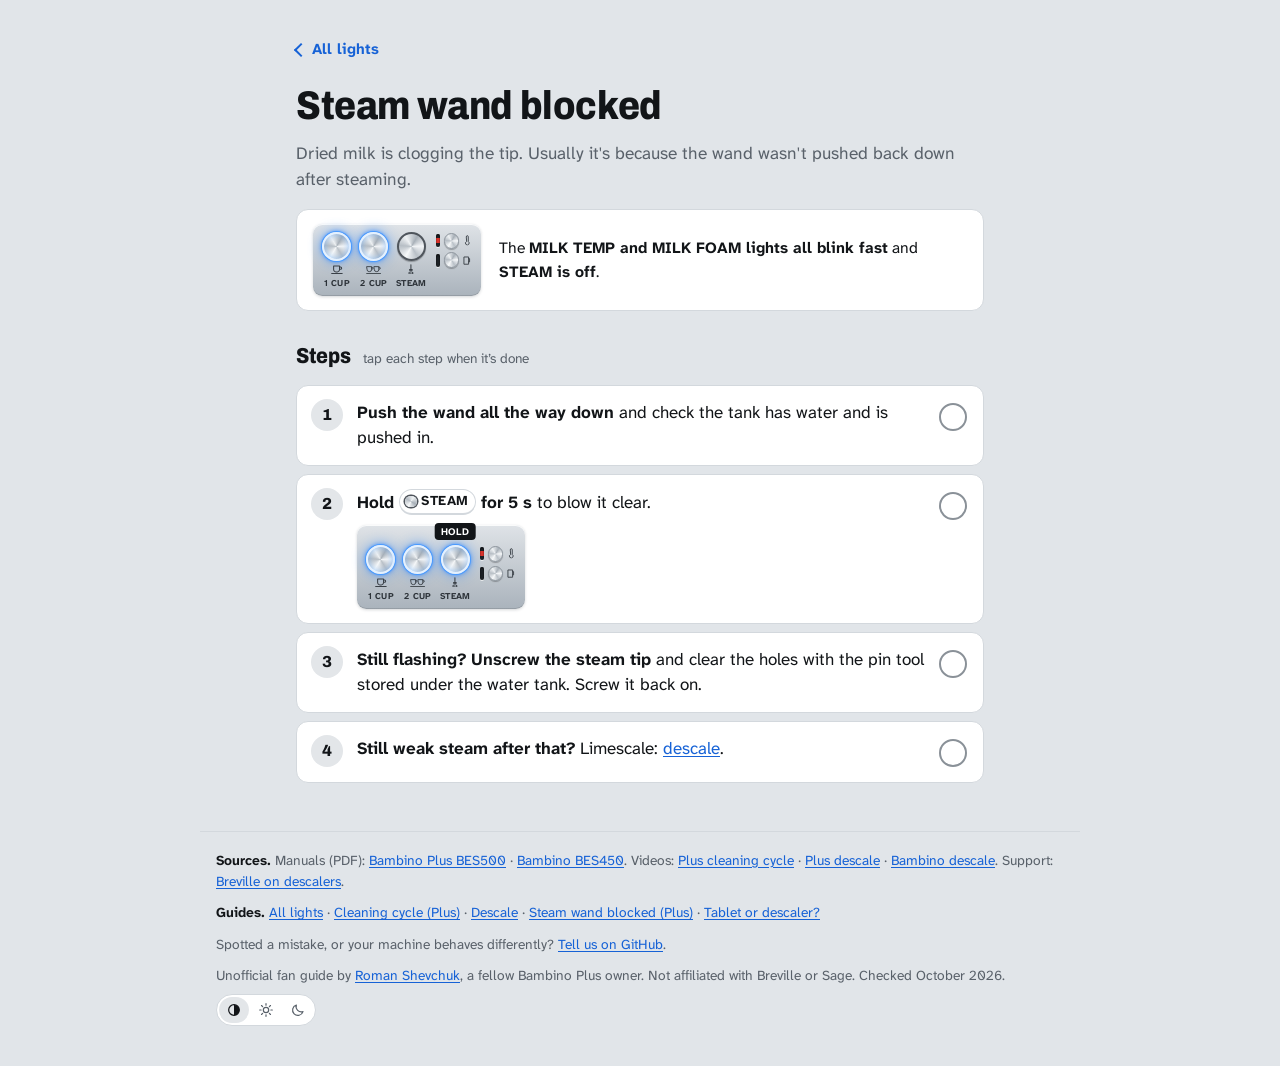
<file: steam/index.html>
<!doctype html>
<!-- Made from _index.html by tools/pages.py. Edit _index.html, then rerun. -->
<html lang="en">
<head>
<meta charset="utf-8">
<meta name="viewport" content="width=device-width,initial-scale=1,viewport-fit=cover">
<title>Bambino Plus steam wand blocked: milk lights flashing</title>
<meta name="description" content="MILK TEMP and MILK FOAM lights blinking and STEAM off on your Breville / Sage Bambino Plus? The steam wand tip is blocked. How to clear it, step by step.">
<meta name="google-site-verification" content="-h72uJDq6njJgvBrLeFH-0oUnSeMEeEKRYChMcymmK0">
<link rel="canonical" href="https://romanshevchuk.github.io/what-my-bambino-wants/steam/">
<meta property="og:title" content="Bambino Plus steam wand blocked: milk lights flashing">
<meta property="og:description" content="MILK TEMP and MILK FOAM lights blinking and STEAM off on your Breville / Sage Bambino Plus? The steam wand tip is blocked. How to clear it, step by step.">
<meta property="og:type" content="website">
<meta property="og:site_name" content="What does my Bambino want?">
<meta property="og:url" content="https://romanshevchuk.github.io/what-my-bambino-wants/steam/">
<meta property="og:image" content="https://romanshevchuk.github.io/what-my-bambino-wants/img/og.png">
<meta property="og:image:width" content="1200">
<meta property="og:image:height" content="630">
<meta property="og:image:alt" content="A Bambino Plus button panel with 1 CUP lit, next to the title What does my Bambino want?">
<meta name="twitter:card" content="summary_large_image">
<meta name="theme-color" content="#e1e5e9" media="(prefers-color-scheme: light)">
<meta name="theme-color" content="#0e1012" media="(prefers-color-scheme: dark)">
<link rel="icon" type="image/png" sizes="32x32" href="../img/favicon-32.png">
<link rel="icon" type="image/png" sizes="48x48" href="../img/favicon-48.png">
<link rel="apple-touch-icon" href="../img/apple-touch-icon.png">
<link rel="manifest" href="../manifest.webmanifest">
<script>try{var t=localStorage.getItem('bp-theme');if(t==='light'||t==='dark')document.documentElement.dataset.theme=t}catch(e){}</script>
<link rel="preconnect" href="https://fonts.googleapis.com">
<link rel="preconnect" href="https://fonts.gstatic.com" crossorigin>
<link rel="stylesheet" href="https://fonts.googleapis.com/css2?family=Archivo:wdth,wght@75..100,600..800&family=Atkinson+Hyperlegible+Next:ital,wght@0,400..700;1,400&display=swap">
<link rel="stylesheet" href="../css/styles.css">
<script data-goatcounter="https://rshevchuk.goatcounter.com/count" async src="https://gc.zgo.at/count.js"></script>
</head>
<body data-page="steam" data-model="plus" class="unpicked">

<svg width="0" height="0" style="position:absolute" aria-hidden="true">
  <defs>
    <symbol id="i-1" viewBox="0 0 24 16"><g fill="none" stroke="currentColor" stroke-width="1.6" stroke-linecap="round" stroke-linejoin="round"><path d="M7 3h9v5.5a3.5 3.5 0 0 1-3.5 3.5h-2A3.5 3.5 0 0 1 7 8.5z"/><path d="M16 4.5h1.4a1.8 1.8 0 0 1 0 3.6H16"/><path d="M4 14.5h16"/></g></symbol>
    <symbol id="i-2" viewBox="0 0 24 16"><g fill="none" stroke="currentColor" stroke-width="1.4" stroke-linecap="round" stroke-linejoin="round"><path d="M1.5 4h7v4.5a3 3 0 0 1-3 3h-1a3 3 0 0 1-3-3z"/><path d="M8.5 5h.8a1.4 1.4 0 0 1 0 2.8h-.8"/><path d="M12.5 4h7v4.5a3 3 0 0 1-3 3h-1a3 3 0 0 1-3-3z"/><path d="M19.5 5h.8a1.4 1.4 0 0 1 0 2.8h-.8"/><path d="M1 14.5h21"/></g></symbol>
    <symbol id="i-s" viewBox="0 0 24 16"><g fill="none" stroke="currentColor" stroke-width="1.6" stroke-linecap="round" stroke-linejoin="round"><path d="M12 1v7.5"/><path d="M10 8.5h4l-.6 2h-2.8z"/><path d="M9.6 12.6c-.8.8-.8 1.6 0 2.4M12 12.8v2.4M14.4 12.6c.8.8.8 1.6 0 2.4"/></g></symbol>
    <symbol id="i-w" viewBox="0 0 24 16"><g fill="none" stroke="currentColor" stroke-width="1.6" stroke-linecap="round" stroke-linejoin="round"><path d="M12 1.5c2.6 3.2 4.2 5.6 4.2 7.8a4.2 4.2 0 0 1-8.4 0c0-2.2 1.6-4.6 4.2-7.8z"/><path d="M4 14.5h16"/></g></symbol>
    <symbol id="i-t" viewBox="0 0 12 16"><g fill="none" stroke="currentColor" stroke-width="1.4" stroke-linecap="round"><path d="M5 2.5a1.5 1.5 0 0 1 3 0V10a2.8 2.8 0 1 1-3 0z"/></g></symbol>
    <symbol id="i-j" viewBox="0 0 12 16"><g fill="none" stroke="currentColor" stroke-width="1.4" stroke-linecap="round" stroke-linejoin="round"><path d="M2 3h6.5v11H2z"/><path d="M8.5 5.5h1.5v5H8.5"/></g></symbol>
    <symbol id="g-bowl" viewBox="0 0 24 24"><g fill="none" stroke="currentColor" stroke-width="1.8" stroke-linecap="round" stroke-linejoin="round"><path d="M5 6h14l-1.4 12.2A2 2 0 0 1 15.6 20H8.4a2 2 0 0 1-2-1.8z"/><path d="M6 11h12"/></g></symbol>
    <symbol id="g-towel" viewBox="0 0 24 24"><g fill="none" stroke="currentColor" stroke-width="1.8" stroke-linecap="round" stroke-linejoin="round"><path d="M6 4h12v14H6z"/><path d="M6 18v2h12v-2"/><path d="M6 13h12M6 15.5h12"/></g></symbol>
    <symbol id="g-cool" viewBox="0 0 24 24"><g fill="none" stroke="currentColor" stroke-width="1.8" stroke-linecap="round"><path d="M12 3v18M4.2 7.5l15.6 9M4.2 16.5l15.6-9"/><path d="M9.5 4.5L12 6l2.5-1.5M9.5 19.5L12 18l2.5 1.5"/></g></symbol>
  </defs>
</svg>

<main id="main">

<!-- ================= CLEANING CYCLE (Plus) ================= -->
<!-- ================= STEAM WAND BLOCKED (Plus) ================= -->
<section class="view" id="steam" data-only="plus">
  <a class="back" href="#home">All lights</a>
  <h1>Steam wand blocked</h1>
  <p class="sum">Dried milk is clogging the tip. Usually it's because the wand wasn't pushed back down after steaming.</p>
  <div class="signal">
    <div class="bp" data-m="plus" data-state="1:on,2:on,t:ff,f:ff" aria-hidden="true"></div>
    <p>The <b>MILK TEMP and MILK FOAM lights all blink fast</b> and <b>STEAM is off</b>.</p>
  </div>

  <h2>Steps <span class="prog" data-for="steam"></span></h2>
  <ol class="steps" data-key="steam">
    <li><b>Push the wand all the way down</b> and check the tank has water and is pushed in.</li>
    <li><b>Hold <kbd>STEAM</kbd> for 5 s</b> to blow it clear.
      <div class="bp" data-m="plus" data-state="1:on,2:on,s:on" data-press="s:HOLD"></div>
    </li>
    <li><b>Still flashing? Unscrew the steam tip</b> and clear the holes with the pin tool stored under the water tank. Screw it back on.</li>
    <li><b>Still weak steam after that?</b> Limescale: <a href="#descale">descale</a>.</li>
  </ol>
  <p class="fin" data-for="steam" hidden>Steam's back. Pushing the wand down after each use keeps it clear.</p>
</section>

</main>

<footer class="foot">
  <p><b>Sources.</b> Manuals (PDF): <a href="https://assets.breville.com/BES500/BES500_USCM_IB_X25_LR.pdf">Bambino Plus BES500</a> · <a href="https://assets.breville.com/BES450/BES450_USCM_IB_M26_LR.pdf">Bambino BES450</a>. Videos: <a href="https://www.sageappliances.com/inspiration/en-gb/tutorials/the-bambino-plus/cleaning-guides/how-to-perform-a-cleaning-cycle">Plus cleaning cycle</a> · <a href="https://www.sageappliances.com/inspiration/en-gb/tutorials/the-bambino-plus/cleaning-guides/how-to-perform-a-descale">Plus descale</a> · <a href="https://www.breville.com/en-us/my-products/producthub/bes450/cleaning-guides/how-to-perform-a-descale">Bambino descale</a>. Support: <a href="https://www.breville.com/en-us/support/article/ka0QU000002WDFVYA4">Breville on descalers</a>.</p>
  <p><b>Guides.</b> <a href="../">All lights</a> · <a href="../clean/">Cleaning cycle (Plus)</a> · <a href="../descale/">Descale</a> · <a href="../steam/">Steam wand blocked (Plus)</a> · <a href="../supplies/">Tablet or descaler?</a></p>
  <p>Spotted a mistake, or your machine behaves differently? <a href="https://github.com/romanshevchuk/what-my-bambino-wants/issues">Tell us on GitHub</a>.</p>
  <div class="foot-end"><p>Unofficial fan guide by <a href="https://github.com/romanshevchuk">Roman Shevchuk</a>, a fellow Bambino Plus owner. Not affiliated with Breville or Sage. Checked October 2026.</p>
    <div class="theme" role="group" aria-label="Colours">
      <button type="button" data-theme-set="system" aria-label="Match my device" title="Match my device"><svg viewBox="0 0 24 24"><circle cx="12" cy="12" r="8"/><path d="M12 4a8 8 0 0 1 0 16z" fill="currentColor" stroke="none"/></svg></button>
      <button type="button" data-theme-set="light" aria-label="Light" title="Light"><svg viewBox="0 0 24 24"><circle cx="12" cy="12" r="4"/><path d="M12 2.5v2.2M12 19.3v2.2M2.5 12h2.2M19.3 12h2.2M5.3 5.3l1.6 1.6M17.1 17.1l1.6 1.6M5.3 18.7l1.6-1.6M17.1 6.9l1.6-1.6"/></svg></button>
      <button type="button" data-theme-set="dark" aria-label="Dark" title="Dark"><svg viewBox="0 0 24 24"><path d="M19.5 14.5A8 8 0 0 1 9.5 4.5a8 8 0 1 0 10 10z"/></svg></button>
    </div>
  </div>
</footer>

<script src="../js/app.js"></script>
</body>
</html>
</file>
<file: css/styles.css>
/* Single purpose: match the flashing lights on home, each fix is its own hash view (#clean, #descale, #steam, #supplies). */
:root{
  color-scheme:light;
  --bg:#e1e5e9;
  --surface:#ffffff;
  --sunk:#e3e6e9;
  --fg:#121518;
  --muted:#59616a;
  --line:#d3d8dd;
  --accent:#1662d6;
  --accent-soft:#e2ecfb;
  --stop:#c22e20;
  --stop-soft:#fbe6e3;
  --soon:#8a6200;
  --soon-soft:#fbf1d6;
  --ok:#1e7646;
  --ok-soft:#e4f3ea;
  --pic:linear-gradient(180deg,#f2f4f6 0%,var(--surface) 100%);
  --pic-fg:#121518;
  --steel-hi:#dfe3e7;
  --steel-lo:#aab3bc;
  --bezel:#4f555c;
  --icon:#3a4047;
  --glow:#e4f1ff;
  --unlit:0 1px 1px rgba(0,0,0,.28);
  --font-body:"Atkinson Hyperlegible Next","Atkinson Hyperlegible",system-ui,-apple-system,"Segoe UI",sans-serif;
  --font-head:"Archivo","Arial Narrow",system-ui,sans-serif;
}
@media (prefers-color-scheme: dark){
  :root:not([data-theme="light"]){
    color-scheme:dark;
    --bg:#0e1012;--surface:#181b1f;--sunk:#22262b;--fg:#eceff2;--muted:#9ba4ad;--line:#2d3237;
    --accent:#6ea8ff;--accent-soft:#14223a;--stop:#ff8b7c;--stop-soft:#3a1a16;--soon:#f0c35a;--soon-soft:#2c2410;--ok:#62c992;--ok-soft:#14281d;--pic:linear-gradient(180deg,#2a2f35 0%,#20242a 55%,var(--surface) 100%);--pic-fg:#eceff2;
  }
}
:root[data-theme="dark"]{
  color-scheme:dark;
  --bg:#0e1012;--surface:#181b1f;--sunk:#22262b;--fg:#eceff2;--muted:#9ba4ad;--line:#2d3237;
  --accent:#6ea8ff;--accent-soft:#14223a;--stop:#ff8b7c;--stop-soft:#3a1a16;--soon:#f0c35a;--soon-soft:#2c2410;--ok:#62c992;--ok-soft:#14281d;--pic:linear-gradient(180deg,#2a2f35 0%,#20242a 55%,var(--surface) 100%);--pic-fg:#eceff2;
}

*{box-sizing:border-box}
html{scroll-padding-top:12px;-webkit-text-size-adjust:100%}
body{margin:0;background:var(--bg);color:var(--fg);font-family:var(--font-body);font-size:17px;line-height:1.55;overflow-x:hidden}
h1,h2,h3{font-family:var(--font-head);font-stretch:87.5%;font-weight:800;line-height:1.1;margin:0;text-wrap:balance}
h1{font-size:clamp(1.9rem,6.5vw,2.5rem);letter-spacing:-.01em}
h2{font-size:1.35rem}
h3{font-size:1.25rem}
p{margin:0}
a{color:var(--accent);text-underline-offset:2px}
:focus-visible{outline:3px solid var(--accent);outline-offset:2px}
[hidden]{display:none!important}
.hint{font-size:.92rem;color:var(--muted)}
.gi{width:24px;height:24px;flex:none}

/* Model-specific content */
body[data-model="plus"] [data-only="bambino"],
body[data-model="bambino"] [data-only="plus"]{display:none!important}

/* Machine switch: the name in the home heading opens a two-option panel */
.mm{position:relative}
.mm-btn{font:inherit;letter-spacing:inherit;color:var(--accent);background:none;border:0;margin:0 -.08em;padding:0 .08em;border-radius:6px;cursor:pointer;
  text-decoration:underline;text-decoration-thickness:3px;text-underline-offset:.12em;white-space:nowrap}
/* a slightly bigger chevron than a plain link would have, so the name reads as a switch */
.mm-btn::after{content:"";display:inline-block;width:.3em;height:.3em;margin:0 .1em 0 .22em;vertical-align:.17em;
  border-right:.1em solid currentColor;border-bottom:.1em solid currentColor;transform:rotate(45deg);transition:transform .15s}
.mm-btn[aria-expanded="true"]::after{transform:rotate(-135deg);vertical-align:.02em}
.mm-btn:hover,.mm-btn[aria-expanded="true"]{background:var(--accent-soft)}
.mm-menu{position:absolute;z-index:20;top:calc(100% + 8px);left:0;right:0;max-width:520px;
  display:grid;grid-template-columns:repeat(2,minmax(0,1fr));gap:8px;padding:8px;
  background:var(--surface);border:1px solid color-mix(in srgb,var(--line) 60%,var(--muted));border-radius:12px;
  box-shadow:0 2px 6px rgba(15,20,25,.08),0 24px 60px -12px rgba(15,20,25,.38)}
.mm-opt{min-width:0;font:inherit;color:inherit;text-align:left;cursor:pointer;background:none;border:2px solid transparent;border-radius:8px;padding:10px;display:flex;flex-direction:column;gap:2px}
.mm-opt:hover{background:var(--sunk)}
.mm-opt[aria-pressed="true"]{border-color:var(--accent);background:var(--accent-soft)}
.mm-opt .bp{--s:.5;align-self:flex-start;margin-bottom:8px}
.mm-opt b{font-family:var(--font-head);font-stretch:87.5%;font-size:1.1rem}
.mm-opt>span:last-child{font-size:.85rem;color:var(--muted);line-height:1.35}
.mm-note{grid-column:1/-1;font-size:.82rem;color:var(--muted);padding:2px 10px 4px}
@media (max-width:420px){.mm-opt .bp{--s:.4}}

/* ===== Page ===== */
main,.foot{max-width:880px;margin:0 auto;padding-left:max(16px,env(safe-area-inset-left));padding-right:max(16px,env(safe-area-inset-right))}
.view{display:flex;flex-direction:column;gap:16px;padding:32px 0 8px}
.view>h2{margin-top:18px}
/* Home gets the wide grid; step pages stay at a comfortable reading width */
.view:not(#home){width:100%;max-width:688px;margin:0 auto}
body:has(#home[hidden]) .foot{max-width:720px}
.sum{font-size:1.08rem;color:var(--muted);max-width:60ch;margin-top:-4px}

/* Back link */
.back{align-self:flex-start;font-weight:700;text-decoration:none;font-size:.95rem;display:inline-flex;align-items:center;gap:6px;padding:6px 0}
.back::before{content:"";width:8px;height:8px;border-left:2.5px solid currentColor;border-bottom:2.5px solid currentColor;transform:rotate(45deg)}

/* First-visit hint under the heading: says which machine is shown, gone once the visitor picks or confirms */
.mm-hint{margin-top:-12px;font-size:.95rem;color:var(--muted)} /* sits close under the intro line, against .view's gap */
body:not(.unpicked) .mm-hint{display:none}
.mm-hint button{font:inherit;font-weight:700;color:var(--accent);background:none;border:0;padding:0;cursor:pointer;text-decoration:underline;text-underline-offset:2px}
.mm-hint .mm-ok{margin-left:.4em;padding:0 .3em;font-size:1.15em;line-height:1;font-weight:400;color:var(--muted);text-decoration:none}

/* ===== Light cards ===== */
.lights{display:grid;grid-template-columns:minmax(0,1fr);gap:16px}
@media (min-width:640px){.lights{gap:20px}}
@media (min-width:640px){.lights{grid-template-columns:repeat(2,minmax(0,1fr))}}
.lc{background:var(--surface);border:1px solid var(--line);border-radius:14px;
  display:grid;grid-row:span 2;grid-template-rows:subgrid;row-gap:0;
  box-shadow:0 1px 2px rgba(15,20,25,.06),0 8px 24px -12px rgba(15,20,25,.2)}
/* The panel drawing and its caption are how people find their card, so they lead */
.lc-pic{border-radius:13px 13px 0 0;background:var(--pic);padding:18px 12px 10px;display:flex;flex-direction:column;align-items:center;gap:12px}
/* Urgency tag (added by app.js): a quiet label above the title */
.lc-head{display:flex;align-items:flex-start;justify-content:space-between;gap:10px}
/* Archivo is condensed, so card titles need a bit more size to stand above the body text */
.lc h3{font-size:1.4rem}
.urg{flex:none;margin-top:1px;padding:2px 10px;border-radius:999px;font-size:.82rem;font-weight:600;line-height:1.4;letter-spacing:.01em;
  box-shadow:inset 0 0 0 1px color-mix(in srgb,currentColor 28%,transparent)}
/* "Quick fix" stays blue, not red: red reads as an alarm and these are ten-second fixes */
.lc[data-urg="now"] .urg{background:var(--accent-soft);color:var(--accent)}
.lc[data-urg="soon"] .urg{background:var(--soon-soft);color:var(--soon)}
.lc[data-urg="fine"] .urg{background:var(--ok-soft);color:var(--ok)}
.lc-pic .bp{--s:1.1}
.lc .seen{font-size:1rem;font-weight:500;color:var(--pic-fg);line-height:1.35;text-align:center;max-width:30ch}
.lc .seen b{font-weight:700}
.lc-body{padding:16px 18px 18px;display:flex;flex-direction:column;gap:8px;flex:1}
.lc .ok{color:var(--ok)}
.lc-body>p{font-size:.96rem;line-height:1.5}
.lc .keep{color:var(--fg)}
.lc .keep b{color:var(--ok)}
/* small check before the reassurance: a cue, not another coloured block competing with the button */
.lc .keep b::before{content:"";display:inline-block;width:1.05em;height:1.05em;margin-right:.35em;vertical-align:-.17em;border-radius:50%;
  background:var(--ok) url("data:image/svg+xml,%3Csvg xmlns='http://www.w3.org/2000/svg' viewBox='0 0 24 24'%3E%3Cpath d='M6.5 12.5l3.5 3.5 7.5-8' fill='none' stroke='white' stroke-width='3' stroke-linecap='round' stroke-linejoin='round'/%3E%3C/svg%3E") center/72% no-repeat}
.lc .aside{font-size:.92rem;color:var(--muted);line-height:1.45}
.lc .last{font-size:.85rem;color:var(--muted);margin-top:-6px}
.lc .need-line{display:flex;align-items:center;gap:12px;margin-top:auto;padding-top:4px}
.nl{display:flex;flex-direction:column;line-height:1.3}
.nl>span{font-size:.8rem;color:var(--muted)}
.nl>b{font-size:.93rem;font-weight:600}
/* Product thumbnail: tap or hover for the big picture */
.thumb{position:relative;flex:none;width:84px;height:56px;padding:4px;cursor:zoom-in;font:inherit;
  display:flex;flex-direction:column;align-items:center;justify-content:center;gap:3px;
  background:#fff;border:1px solid var(--line);border-radius:8px}
.thumb:hover{border-color:var(--accent)}
.thumb>img{max-width:100%;max-height:100%;min-height:0;object-fit:contain}
.thumb>img+img{max-height:12px}
/* Phones: panel and caption side by side, so six cards don't take three screens */
@media (max-width:639px){
  .lc-pic{flex-direction:row;justify-content:center;padding:12px;gap:14px}
  .lc-pic .bp{--s:.72;flex:none}
  .lc .seen{text-align:left;font-size:.95rem}
  .lc-body{padding:14px 16px 16px}
}
@media (max-width:380px){.lc-pic .bp{--s:.6}}
/* Main action = filled button, fallback = outlined; pinned to the card bottom so rows line up */
.go{margin-top:auto;display:flex;align-items:center;justify-content:center;gap:8px;min-height:48px;padding:10px 16px;border-radius:8px;
  background:var(--accent);border:2px solid var(--accent);color:var(--surface);font-weight:700;text-decoration:none}
.go{flex-wrap:wrap;column-gap:6px;row-gap:0;text-align:center}
.go .dur{font-weight:400;opacity:.85;white-space:nowrap}
.go::after{content:"";width:7px;height:7px;border-right:2.5px solid currentColor;border-top:2.5px solid currentColor;transform:rotate(45deg)}
.go:hover{background:color-mix(in srgb,var(--accent) 85%,var(--fg));border-color:color-mix(in srgb,var(--accent) 85%,var(--fg))}
.go.alt{background:none;color:var(--accent)}
.lc .need-line+.go{margin-top:0}
.go.alt:hover{background:var(--accent-soft)}

/* Big picture popup, built by app.js from the images inside any .zoom */
.zoom{position:relative;cursor:zoom-in}
.pop{position:absolute;z-index:30;left:calc(-4px + var(--dx,0px));bottom:calc(100% + 10px);width:min(320px,calc(100vw - 40px));
  display:flex;flex-direction:column;gap:6px;padding:14px;background:#fff;color:#121518;border-radius:12px;
  box-shadow:0 0 0 1px rgba(15,20,25,.08),0 14px 40px rgba(15,20,25,.28);
  font-size:.85rem;font-weight:700;line-height:1.3;text-align:left;
  opacity:0;visibility:hidden;transform:translateY(6px) scale(.97);transform-origin:20px 100%;transition:opacity .15s,transform .15s,visibility 0s .15s;pointer-events:none}
.pop::after{content:"";position:absolute;left:calc(30px - var(--dx,0px));top:100%;border:8px solid transparent;border-top-color:#fff}
.zoom>.pop img{display:block;width:100%;height:auto;max-width:none;max-height:170px;object-fit:contain;margin-top:4px}
.zoom.below>.pop{bottom:auto;top:calc(100% + 10px);transform-origin:20px 0}
.zoom.below>.pop::after{top:auto;bottom:100%;border-top-color:transparent;border-bottom-color:#fff}
.pop img:first-child{margin-top:0}
.pop img+span,.pop span{color:#59616a;font-weight:400}
/* hover opens after a short pause, so passing over a picture doesn't flash it; off while the pointer hasn't moved since a view change */
@media (hover:hover){.zoom:hover>.pop{opacity:1;visibility:visible;transform:none;transition:opacity .15s .25s,transform .15s .25s,visibility 0s .25s}
  body.still .zoom:not(.open):hover>.pop{opacity:0;visibility:hidden;transform:translateY(6px) scale(.97)}}
.zoom.open>.pop,.zoom:focus-visible>.pop{opacity:1;visibility:visible;transform:none;transition:opacity .15s,transform .15s}

/* Link to the tablet vs descaler page */
.supplies-link{display:grid;grid-template-columns:minmax(0,1fr) auto;column-gap:12px;align-items:center;padding:12px 16px;min-height:56px;
  background:var(--surface);border:1px solid var(--line);border-radius:12px;text-decoration:none;color:var(--fg)}
.supplies-link::after{content:"";grid-row:1/3;grid-column:2;width:8px;height:8px;border-right:2.5px solid var(--muted);border-top:2.5px solid var(--muted);transform:rotate(45deg)}
.supplies-link:hover{border-color:var(--accent)}
.supplies-link span{font-size:.88rem;color:var(--muted)}

/* ===== Topic views ===== */
.signal{display:flex;flex-wrap:wrap;align-items:center;gap:12px 18px;background:var(--surface);border:1px solid var(--line);border-radius:12px;padding:14px 16px}
.signal .bp{--s:.66}
.signal>div:not(.bp){flex:1 1 220px;display:flex;flex-direction:column;gap:4px}
.signal p{font-size:.98rem;text-wrap:pretty}
.signal>p{flex:1 1 220px}
.signal .aside{font-size:.88rem;color:var(--muted)}

/* "You need" */
.need{display:grid;grid-template-columns:repeat(auto-fit,minmax(150px,1fr));gap:10px}
.need.one{grid-template-columns:minmax(0,240px)}
.need.four{grid-template-columns:repeat(4,minmax(0,1fr))}
@media (max-width:700px) and (min-width:561px){.need.four{grid-template-columns:repeat(2,minmax(0,1fr))}}
.need figure{margin:0;background:var(--surface);border:1px solid var(--line);border-radius:12px;display:flex;flex-direction:column;min-width:0}
.need .ph{border-radius:11px 11px 0 0;background:#fff;height:104px;display:flex;flex-direction:column;align-items:center;justify-content:center;gap:6px;padding:10px;border-bottom:1px solid var(--line)}
/* icon tiles sit on white like the photo tiles, so the row reads as one set */
.need .ph.ic{background:var(--surface);color:color-mix(in srgb,var(--muted) 75%,var(--surface))}
.need .ph.ic .gi{width:52px;height:52px}
.need img,.vs img{max-width:100%;max-height:72px;object-fit:contain}
.need img.strip,.vs img.strip{max-height:18px}
.need figcaption{padding:10px 12px;display:flex;flex-direction:column;gap:2px;font-size:.95rem;line-height:1.35}
.need figcaption span{font-size:.85rem;color:var(--muted)}
@media (max-width:560px){
  .need,.need.one,.need.four{grid-template-columns:minmax(0,1fr)}
  .need figure{flex-direction:row}
  .need .ph{border-radius:11px 0 0 11px;width:104px;flex:none;height:auto;min-height:80px;border-bottom:0;border-right:1px solid var(--line)}
  .need img{max-height:56px}
  .need figcaption{justify-content:center}
}

/* Tablet vs descaler */
.vs{display:grid;grid-template-columns:repeat(2,minmax(0,1fr));gap:10px}
body[data-model="bambino"] .vs{grid-template-columns:minmax(0,1fr)}
@media (max-width:560px){.vs{grid-template-columns:minmax(0,1fr)}}
.vs-col{background:var(--surface);border:1px solid var(--line);border-radius:12px;display:flex;flex-direction:column}
.vs-ph{border-radius:11px 11px 0 0;background:#fff;height:120px;display:flex;flex-direction:column;align-items:center;justify-content:center;gap:6px;padding:12px;border-bottom:1px solid var(--line)}
.vs h2{padding:14px 16px 0}
.vs dl{margin:0;padding:8px 16px 16px;display:grid;grid-template-columns:auto minmax(0,1fr);gap:6px 14px;font-size:.95rem;line-height:1.4}
.vs dt{font-weight:700;color:var(--muted);font-size:.85rem;padding-top:1px}
.vs dd{margin:0}

/* Notes */
.note{border-left:4px solid var(--accent);background:var(--accent-soft);padding:10px 14px;border-radius:0 6px 6px 0;font-size:.96rem}
.note.warn{border-color:var(--stop);background:var(--stop-soft)}
.note.warn b{color:var(--stop)}

/* Steps */
.prog{font-family:var(--font-body);font-size:.85rem;font-weight:400;color:var(--muted);margin-left:8px;white-space:nowrap}
.prog button{font:inherit;color:var(--accent);background:none;border:0;padding:0;cursor:pointer;text-decoration:underline}
ol.steps{list-style:none;margin:0;padding:0;counter-reset:s;display:flex;flex-direction:column;gap:8px}
ol.steps>li{counter-increment:s;position:relative;min-width:0;cursor:pointer;-webkit-tap-highlight-color:transparent;
  padding:14px 56px 14px 60px;line-height:1.5;min-height:62px;background:var(--surface);border:1px solid var(--line);border-radius:12px;transition:border-color .15s,background .15s}
ol.steps>li::before{content:counter(s);position:absolute;left:14px;top:13px;width:32px;height:32px;border-radius:50%;
  background:var(--sunk);color:var(--fg);font-family:var(--font-head);font-weight:800;font-size:1rem;display:grid;place-items:center}
ol.steps>li::after{content:"";position:absolute;right:16px;top:17px;width:24px;height:24px;border-radius:50%;
  border:2px solid color-mix(in srgb,var(--line) 40%,var(--muted));background:var(--surface) center/16px no-repeat}
ol.steps>li:hover{border-color:color-mix(in srgb,var(--line) 50%,var(--muted))}
ol.steps>li:hover::after{border-color:var(--ok)}
ol.steps>li.next{border-color:var(--accent);box-shadow:0 0 0 1px var(--accent)}
ol.steps>li.next::before{background:var(--accent);color:var(--surface)}
ol.steps>li.done{color:var(--muted);background:color-mix(in srgb,var(--sunk) 35%,var(--surface))}
ol.steps>li.done::before{opacity:.55}
ol.steps>li.done::after{border-color:var(--ok);background-color:var(--ok);background-image:url("data:image/svg+xml,%3Csvg xmlns='http://www.w3.org/2000/svg' viewBox='0 0 24 24'%3E%3Cpath d='M6 12.5l4 4 8-9' fill='none' stroke='white' stroke-width='3' stroke-linecap='round' stroke-linejoin='round'/%3E%3C/svg%3E")}
ol.steps .bp{--s:.66;margin-top:10px;display:flex;width:fit-content}
/* Photos inside a step: the handle filled layer by layer, a tank close-up */
.layers{display:grid;grid-template-columns:repeat(3,minmax(0,1fr));gap:8px;margin:12px 0 2px;cursor:default}
.layers figure{margin:0;display:flex;flex-direction:column;gap:4px}
.layers img{display:block;width:100%;aspect-ratio:3/2;object-fit:cover;border-radius:8px;background:var(--sunk)}
.layers figcaption{font-size:.82rem;font-weight:700;color:var(--muted)}
.layers{position:relative}
.layers .zoom{position:static}
.layers .pop{left:0;right:0;width:auto;max-width:480px;margin:0 auto}
.layers .pop::after{display:none}
.layers .zoom>.pop img{max-height:295px}
@media (hover:hover){.zoom.tap:hover>.pop{opacity:0;visibility:hidden}.zoom.tap.open>.pop{opacity:1;visibility:visible}}
.step-ph{display:block;height:200px;width:auto;margin-top:12px;border-radius:8px;cursor:default}
.tip{margin-top:8px;font-size:.92rem;color:var(--muted)}
.tip b{color:var(--fg)}
/* Phones: slimmer gutters, and photos use the full card width */
@media (max-width:560px){
  ol.steps>li{padding:13px 46px 13px 50px}
  ol.steps>li::before{left:11px;top:12px;width:28px;height:28px;font-size:.92rem}
  ol.steps>li::after{right:12px;top:14px}
  .layers{margin-left:-38px;margin-right:-34px}
}
figure.baskets{margin:0}
/* .big: a wide photo opens as a centred overlay instead of a small popup */
.zoom.big>.pop{position:fixed;left:50%;top:50%;bottom:auto;width:min(900px,calc(100vw - 32px));transform:translate(-50%,-48%) scale(.98);
  box-shadow:0 0 0 100vmax rgba(10,14,18,.55),0 20px 60px rgba(0,0,0,.4)}
.zoom.big>.pop::after{display:none}
.zoom.big>.pop img{max-height:70vh}
.zoom.big.open>.pop{transform:translate(-50%,-50%)}
figure.baskets img{display:block;width:100%;height:auto;border-radius:8px}
figure.baskets figcaption{display:grid;grid-template-columns:repeat(4,minmax(0,1fr));gap:4px;margin-top:6px;font-size:.8rem;color:var(--muted);text-align:center;line-height:1.3}
figure.baskets .pick{color:var(--ok);font-weight:700}
/* Under "Steps": how much of it is really you; and a friendly finish once all are ticked */
.lede{color:var(--muted);font-size:.95rem;margin-top:-8px}
.fin{background:var(--ok-soft);color:var(--ok);font-weight:700;text-align:center;padding:12px 16px;border-radius:12px}
.fin span{display:block;margin-top:2px;font-weight:400;color:var(--fg);font-size:.94rem}
.aw{display:none}
body.awake .aw{display:inline}
.signal .last{font-size:.85rem;color:var(--muted)}

/* Questions: one quiet list after the steps, so the page doesn't look like twice the work */
.faq{margin-top:18px;background:var(--surface);border:1px solid var(--line);border-radius:12px;overflow:hidden}
.faq>h2{font-family:var(--font-body);font-size:.82rem;font-weight:700;color:var(--muted);letter-spacing:.02em;padding:12px 16px 6px}
.faq details{background:none;border:0;border-radius:0;border-top:1px solid var(--line)}
.faq summary{font-weight:400;font-size:.96rem;min-height:46px;padding:10px 16px}
.faq details[open]>summary{font-weight:700}
.faq .hit{animation-name:hit-in}
@keyframes hit-in{0%,55%{box-shadow:inset 3px 0 0 var(--accent);background:var(--accent-soft)}100%{box-shadow:inset 3px 0 0 transparent}}

/* Linked-to target: brief highlight so the eye finds it */
.hit{animation:hit 2.6s ease-out}
@keyframes hit{0%,55%{box-shadow:0 0 0 3px var(--accent);background:var(--accent-soft)}100%{box-shadow:0 0 0 3px transparent}}

/* Owner knowledge in running text: dotted underline, the caveat shows on hover or tap */
.tq{position:relative;cursor:help;padding-bottom:1px;
  background:linear-gradient(90deg,color-mix(in srgb,currentColor 55%,transparent) 55%,transparent 0) left bottom/5px 1.5px repeat-x}
.tq::after{content:attr(data-tip);position:absolute;z-index:30;left:-6px;bottom:calc(100% + 8px);transform:translateX(var(--tx,0px));
  width:max-content;max-width:min(250px,70vw);padding:8px 11px;border-radius:8px;background:#121518;color:#fff;
  font-size:.8rem;font-weight:400;line-height:1.4;text-align:left;white-space:normal;box-shadow:0 8px 24px rgba(0,0,0,.25);
  opacity:0;visibility:hidden;transition:opacity .15s,visibility 0s .15s;pointer-events:none}
.tq:hover::after,.tq:focus::after{opacity:1;visibility:visible;transition:opacity .15s}

/* Buttons named in text look like the machine's round buttons */
kbd{font-family:var(--font-body);font-size:.8em;font-weight:700;letter-spacing:.03em;white-space:nowrap;color:var(--fg);
  display:inline-flex;align-items:center;gap:.35em;vertical-align:.06em;
  padding:.1em .5em .1em .38em;border-radius:999px;background:var(--surface);border:1px solid var(--line);border-bottom-width:2px}
kbd::before{content:"";width:.85em;height:.85em;border-radius:50%;flex:none;
  background:conic-gradient(from 210deg,#f6f8f9,#b7bec5 25%,#eef1f3 50%,#a8b0b8 75%,#f6f8f9);box-shadow:0 0 0 1.5px var(--bezel)}

/* Details */
details{background:var(--surface);border:1px solid var(--line);border-radius:12px}
summary{cursor:pointer;font-weight:700;padding:12px 16px;list-style:none;display:flex;align-items:center;gap:12px;min-height:50px;line-height:1.35}
summary::-webkit-details-marker{display:none}
summary::after{content:"";margin-left:auto;flex:none;width:9px;height:9px;border-right:2.5px solid var(--muted);border-bottom:2.5px solid var(--muted);transform:rotate(45deg) translate(-2px,-2px)}
details[open]>summary::after{transform:rotate(-135deg) translate(-2px,-2px)}
details .body{padding:0 16px 14px;display:flex;flex-direction:column;gap:8px;font-size:.98rem}
details .body ul,details .body ol{margin:0;padding-left:1.3rem;display:flex;flex-direction:column;gap:4px}
/* Footer */
.foot{margin-top:40px;padding-top:18px;padding-bottom:40px;border-top:1px solid var(--line);font-size:.86rem;color:var(--muted);display:flex;flex-direction:column;gap:10px}
.foot b{color:var(--fg)}
.foot-end{display:flex;flex-wrap:wrap;align-items:center;justify-content:space-between;gap:8px 16px}
.theme{display:inline-flex;gap:2px;padding:2px;border:1px solid var(--line);border-radius:999px;background:var(--surface)}
.theme button{width:30px;height:26px;padding:0;border:0;border-radius:999px;background:none;color:var(--muted);cursor:pointer;display:grid;place-items:center}
.theme button:hover{color:var(--fg)}
.theme button[aria-pressed="true"]{background:var(--sunk);color:var(--fg)}
.theme svg{width:16px;height:16px;fill:none;stroke:currentColor;stroke-width:1.8;stroke-linecap:round;stroke-linejoin:round}

/* ===== Machine control panel drawing ===== */
.bp{
  --s:1;
  display:inline-flex;align-items:flex-start;gap:calc(12px*var(--s));
  padding:calc(12px*var(--s)) calc(14px*var(--s)) calc(8px*var(--s));
  border-radius:calc(14px*var(--s));
  background:linear-gradient(180deg,var(--steel-hi) 0%,var(--steel-lo) 100%);
  box-shadow:inset 0 1px 0 rgba(255,255,255,.85),inset 0 -1px 0 rgba(0,0,0,.12),0 1px 3px rgba(22,32,42,.18);
  max-width:100%;
}
.bp.has-press{padding-top:calc(30px*var(--s))}
.k{display:flex;flex-direction:column;align-items:center;gap:calc(4px*var(--s));position:relative}
.b{
  /* defined here, not on :root, because it scales with the panel's --s */
  --lit:0 0 0 calc(1.5px*var(--s)) #4a9bff,0 0 calc(6px*var(--s)) calc(1px*var(--s)) rgba(56,140,255,.95),0 0 calc(18px*var(--s)) calc(5px*var(--s)) rgba(56,140,255,.4),inset 0 0 calc(9px*var(--s)) rgba(90,165,255,.55);
  width:calc(44px*var(--s));height:calc(44px*var(--s));border-radius:50%;
  border:calc(4px*var(--s)) solid var(--bezel);
  background:conic-gradient(from 210deg,#f6f8f9,#b7bec5 18%,#eef1f3 33%,#a8b0b8 50%,#f3f5f7 66%,#b9c0c7 83%,#f6f8f9);
  box-shadow:var(--unlit);
}
.b.on{border-color:var(--glow);box-shadow:var(--lit)}
.b.sm.on{border-color:var(--glow)}
.b.fa{animation:fa 1.4s steps(1) infinite}
.b.fb{animation:fb 1.4s steps(1) infinite}
.b.ff{animation:fa .7s steps(1) infinite}
@keyframes fa{
  0%,49%{border-color:var(--glow);box-shadow:var(--lit)}
  50%,100%{border-color:var(--bezel);box-shadow:var(--unlit)}
}
@keyframes fb{
  0%,49%{border-color:var(--bezel);box-shadow:var(--unlit)}
  50%,100%{border-color:var(--glow);box-shadow:var(--lit)}
}
.k svg{width:calc(24px*var(--s));height:calc(16px*var(--s));color:var(--icon)}
.k .lb{font-family:var(--font-body);font-weight:700;font-size:calc(9px*var(--s) + 3px);letter-spacing:.03em;color:#2c3238;white-space:nowrap}
.k.press::before{
  content:attr(data-hold);position:absolute;bottom:calc(100% + 5px);left:50%;transform:translateX(-50%);
  white-space:nowrap;font-family:var(--font-body);font-weight:700;font-size:10px;letter-spacing:.04em;
  background:#121518;color:#fff;padding:1px 6px;border-radius:4px;
}
.side{display:flex;flex-direction:column;gap:calc(6px*var(--s));margin-left:calc(2px*var(--s));padding-top:calc(1px*var(--s))}
.srow{display:flex;align-items:center;gap:calc(6px*var(--s))}
.slot{width:calc(6px*var(--s));height:calc(19px*var(--s));border-radius:99px;background:#1e2226;box-shadow:inset 0 1px 2px rgba(0,0,0,.7),0 1px 0 rgba(255,255,255,.7)}
.slot.red{background:linear-gradient(180deg,#1e2226 0 30%,#e2342c 30% 72%,#1e2226 72%)}
.b.sm{width:calc(24px*var(--s));height:calc(24px*var(--s));border-width:calc(2px*var(--s));border-color:#8d959d}
.srow svg{width:calc(12px*var(--s));height:calc(16px*var(--s));color:var(--icon)}
@media (prefers-reduced-motion: reduce){
  .b.fa,.b.ff{animation:none;border-color:var(--glow);box-shadow:var(--lit)}
  .b.fb{animation:none;border-color:var(--glow);border-style:dashed}
}
</file>
